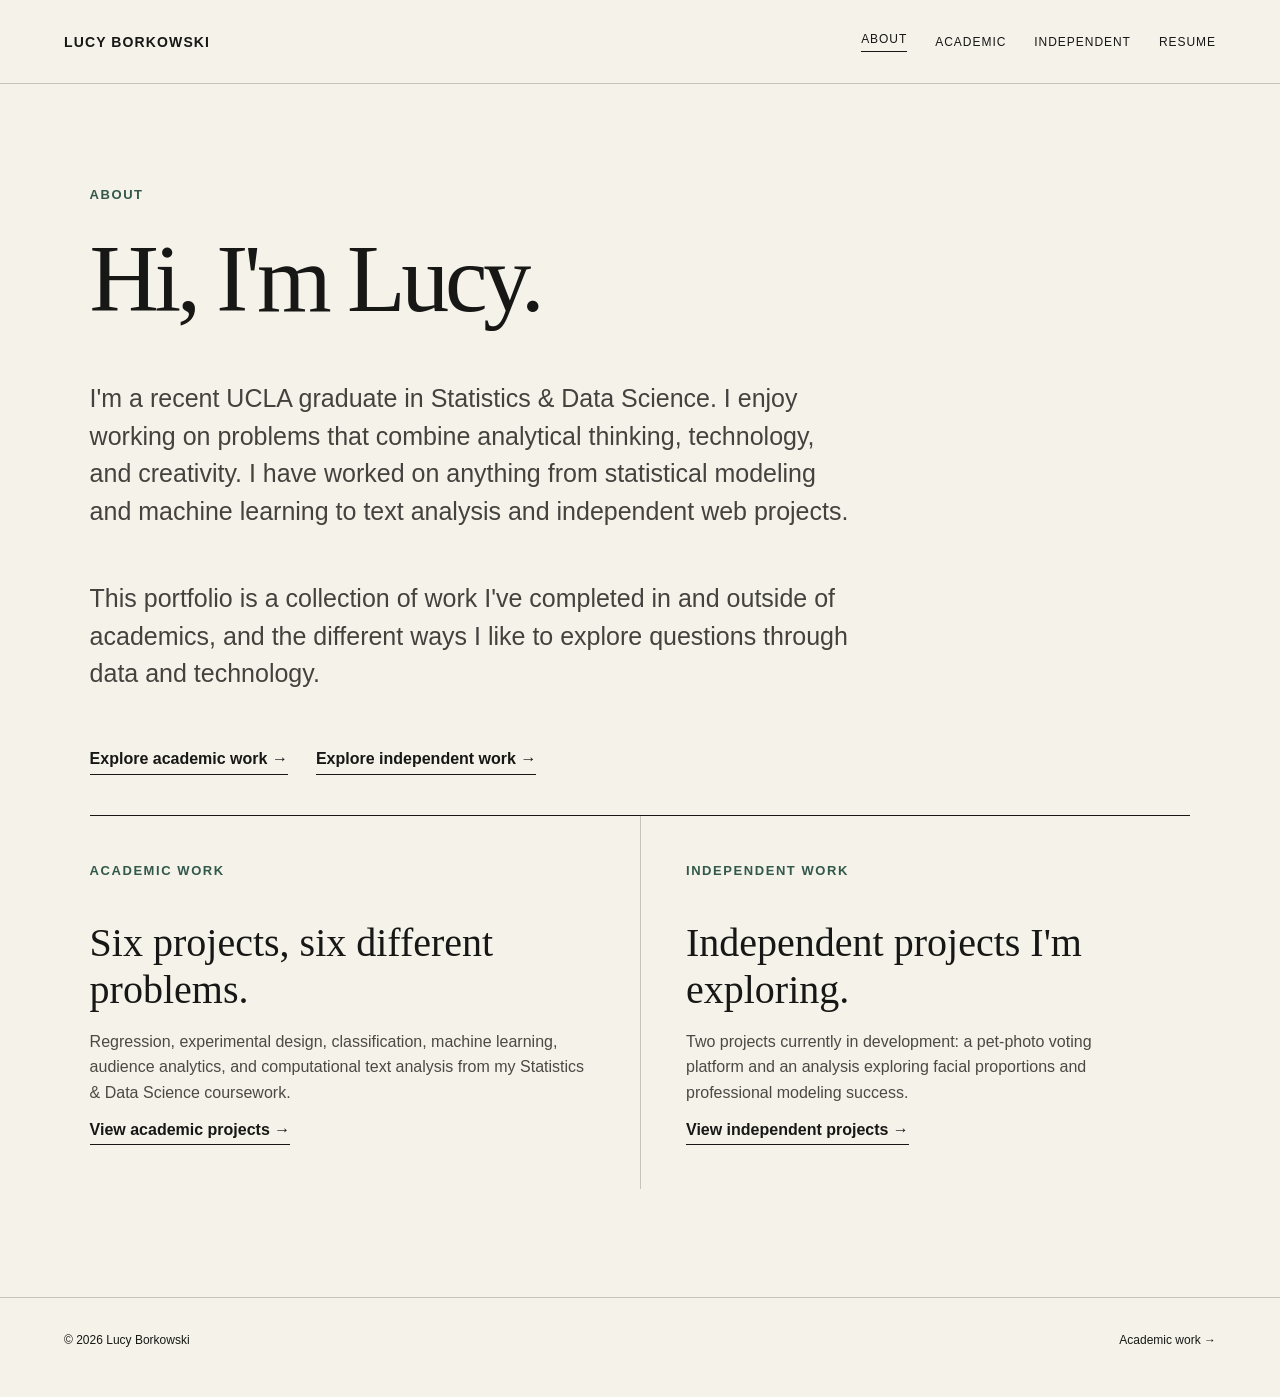
<file: index.html>
<!doctype html>
<html lang="en">

<head>
  <meta charset="utf-8">
  <meta name="viewport" content="width=device-width,initial-scale=1">
  <title>Lucy Borkowski | About</title>
  <meta
    name="description"
    content="Portfolio of Lucy Borkowski, UCLA Statistics & Data Science graduate."
  >
  <link rel="stylesheet" href="style.css">
</head>

<body>

  <header>
    <a class="brand" href="index.html">LUCY BORKOWSKI</a>

    <nav>
      <a class="active" href="index.html">ABOUT</a>
      <a href="academic.html">ACADEMIC</a>
      <a href="independent.html">INDEPENDENT</a>
      <a href="lucy-borkowski-resume.pdf" target="_blank">RESUME</a>
    </nav>
  </header>

  <main class="page">

    <section class="hero">
      <p class="eyebrow">ABOUT</p>

      <h1>Hi, I'm Lucy.</h1>

      <p class="lede">
        I'm a recent UCLA graduate in Statistics &amp Data Science. I enjoy working on problems that combine analytical thinking, technology, and creativity. I have worked on anything from statistical modeling and machine learning to text analysis and independent web projects.
      </p>

      <p class="lede">
        This portfolio is a collection of work I've completed in and outside of academics, and the different ways I like to explore questions through data and technology.
      </p>

      <div class="intro-links">
        <a class="cta" href="academic.html">Explore academic work →</a>
        <a class="cta" href="independent.html">Explore independent work →</a>
      </div>
    </section>

    <section class="home-grid">

      <article class="home-card">
        <span class="eyebrow">ACADEMIC WORK</span>

        <h2>Six projects, six different problems.</h2>

        <p>
          Regression, experimental design, classification, machine learning, audience analytics, and computational text analysis from my Statistics &amp; Data Science coursework.
        </p>

        <a class="cta" href="academic.html">View academic projects →</a>
      </article>

      <article class="home-card">
        <span class="eyebrow">INDEPENDENT WORK</span>

        <h2>Independent projects I'm exploring.</h2>

        <p>
          Two projects currently in development: a pet-photo voting platform and an analysis exploring facial proportions and professional modeling success.
        </p>

        <a class="cta" href="independent.html">View independent projects →</a>
      </article>

    </section>

  </main>

  <footer>
    <span>© 2026 Lucy Borkowski</span>
    <a href="academic.html">Academic work →</a>
  </footer>

</body>

</html>
</file>
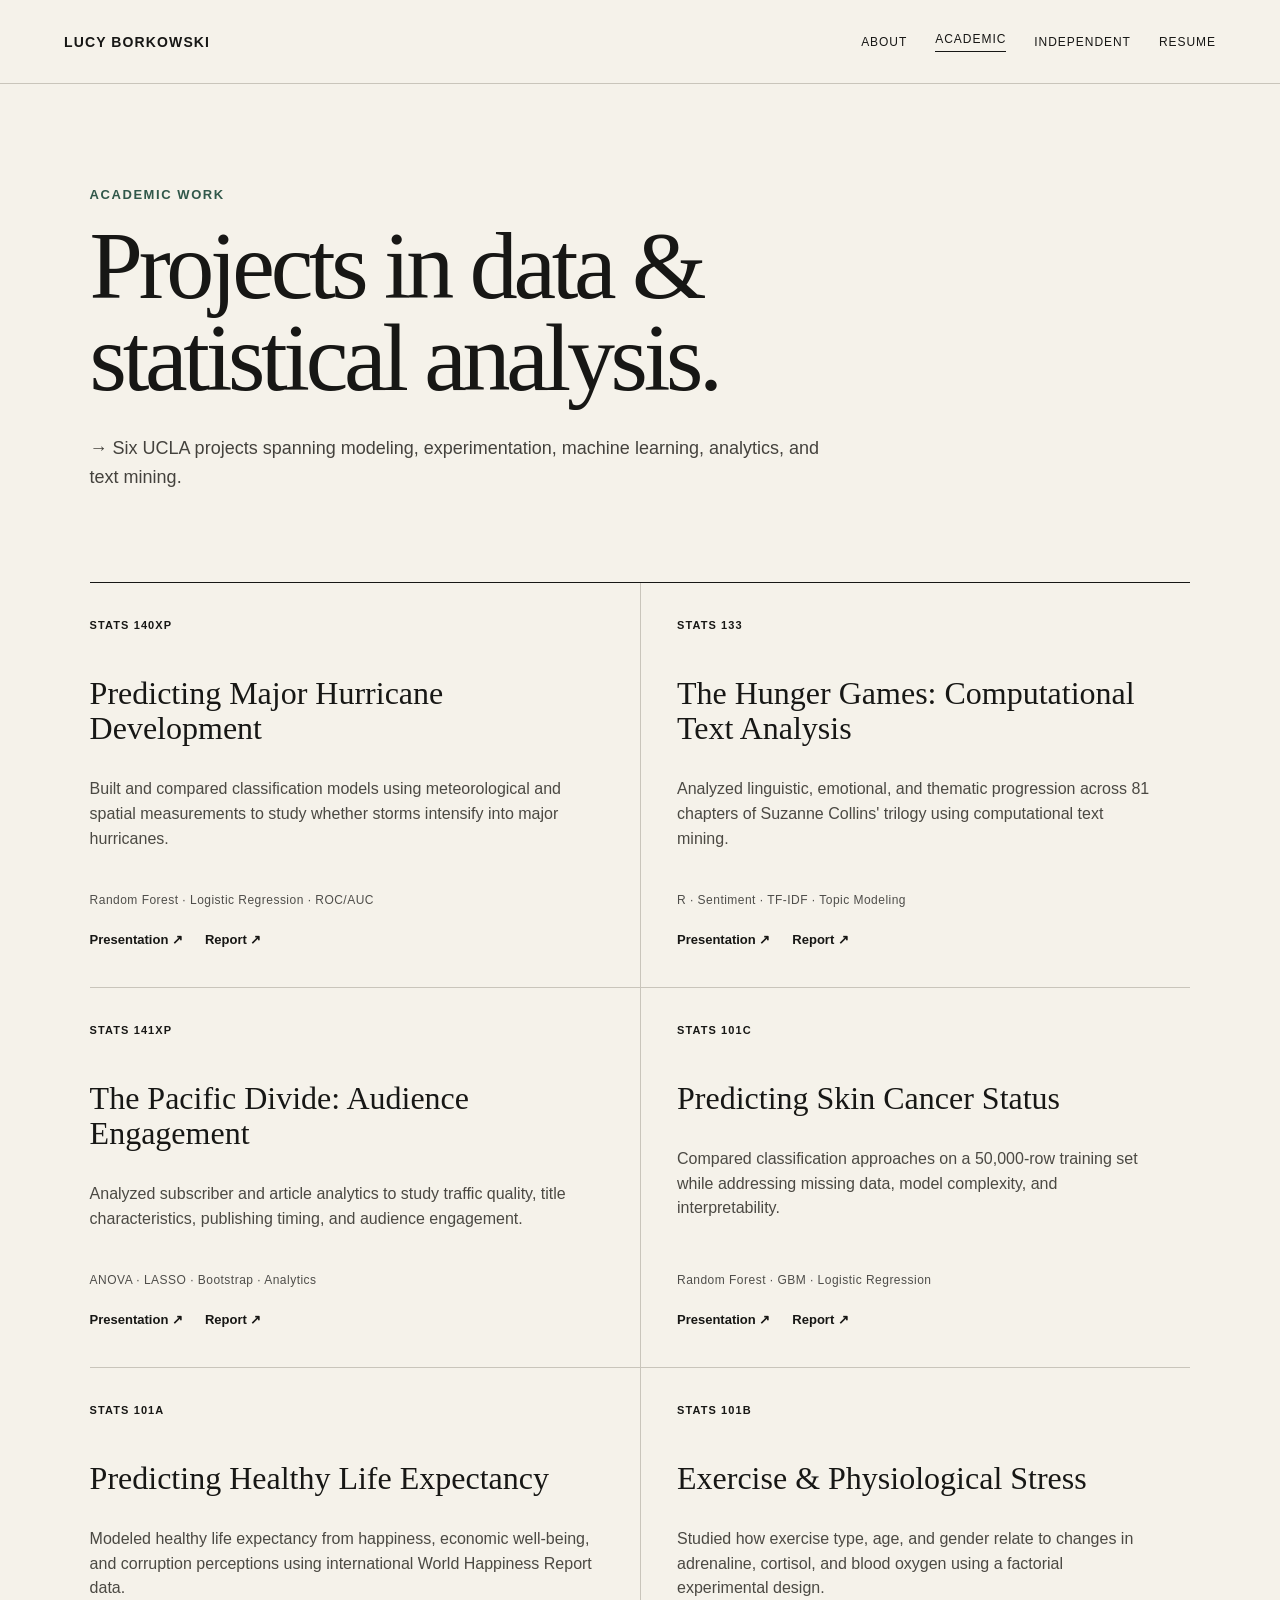
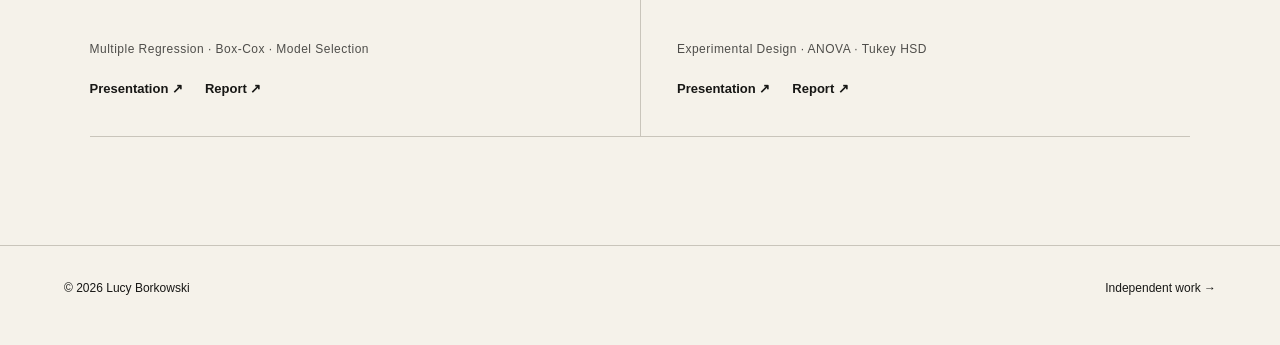
<file: academic.html>
<!doctype html>
<html lang="en">

<head>
  <meta charset="utf-8">
  <meta name="viewport" content="width=device-width,initial-scale=1">
  <title>Academic Work | Lucy Borkowski</title>
  <link rel="stylesheet" href="style.css">
</head>

<body>

  <header>
    <a class="brand" href="index.html">LUCY BORKOWSKI</a>

    <nav>
      <a href="index.html">ABOUT</a>
      <a class="active" href="academic.html">ACADEMIC</a>
      <a href="independent.html">INDEPENDENT</a>
      <a href="lucy-borkowski-resume.pdf" target="_blank">RESUME</a>
    </nav>
  </header>

  <main class="page">

    <p class="eyebrow">ACADEMIC WORK</p>

    <h1 class="page-title">
      Projects in data &amp;<br>
      statistical analysis.
    </h1>

    <p class="project-intro">
      → Six UCLA projects spanning modeling, experimentation, machine learning, analytics, and text mining.
    </p>

    <section class="grid">

      <article class="card">
        <span>STATS 140XP</span>

        <h3>Predicting Major Hurricane Development</h3>

        <p>
          Built and compared classification models using meteorological and spatial measurements to study whether storms intensify into major hurricanes.
        </p>

        <div class="tags">
          Random Forest · Logistic Regression · ROC/AUC
        </div>

        <div class="links">
          <a href="hurricanes-presentation.pdf" target="_blank">Presentation ↗</a>
          <a href="hurricanes-report.pdf" target="_blank">Report ↗</a>
        </div>
      </article>

      <article class="card">
        <span>STATS 133</span>

        <h3>The Hunger Games: Computational Text Analysis</h3>

        <p>
          Analyzed linguistic, emotional, and thematic progression across 81 chapters of Suzanne Collins' trilogy using computational text mining.
        </p>

        <div class="tags">
          R · Sentiment · TF-IDF · Topic Modeling
        </div>

        <div class="links">
          <a href="hunger-games-presentation.pdf" target="_blank">Presentation ↗</a>
          <a href="hunger-games-report.pdf" target="_blank">Report ↗</a>
        </div>
      </article>

      <article class="card">
        <span>STATS 141XP</span>

        <h3>The Pacific Divide: Audience Engagement</h3>

        <p>
          Analyzed subscriber and article analytics to study traffic quality, title characteristics, publishing timing, and audience engagement.
        </p>

        <div class="tags">
          ANOVA · LASSO · Bootstrap · Analytics
        </div>

        <div class="links">
          <a href="pacific-divide-presentation.pdf" target="_blank">Presentation ↗</a>
          <a href="pacific-divide-report.pdf" target="_blank">Report ↗</a>
        </div>
      </article>

      <article class="card">
        <span>STATS 101C</span>

        <h3>Predicting Skin Cancer Status</h3>

        <p>
          Compared classification approaches on a 50,000-row training set while addressing missing data, model complexity, and interpretability.
        </p>

        <div class="tags">
          Random Forest · GBM · Logistic Regression
        </div>

        <div class="links">
          <a href="skin-cancer-presentation.pdf" target="_blank">Presentation ↗</a>
          <a href="skin-cancer-report.pdf" target="_blank">Report ↗</a>
        </div>
      </article>

      <article class="card">
        <span>STATS 101A</span>

        <h3>Predicting Healthy Life Expectancy</h3>

        <p>
          Modeled healthy life expectancy from happiness, economic well-being, and corruption perceptions using international World Happiness Report data.
        </p>

        <div class="tags">
          Multiple Regression · Box-Cox · Model Selection
        </div>

        <div class="links">
          <a href="life-expectancy-presentation.pdf" target="_blank">Presentation ↗</a>
          <a href="life-expectancy-report.pdf" target="_blank">Report ↗</a>
        </div>
      </article>

      <article class="card">
        <span>STATS 101B</span>

        <h3>Exercise &amp; Physiological Stress</h3>

        <p>
          Studied how exercise type, age, and gender relate to changes in adrenaline, cortisol, and blood oxygen using a factorial experimental design.
        </p>

        <div class="tags">
          Experimental Design · ANOVA · Tukey HSD
        </div>

        <div class="links">
          <a href="stress-markers-presentation.pdf" target="_blank">Presentation ↗</a>
          <a href="stress-markers-report.pdf" target="_blank">Report ↗</a>
        </div>
      </article>

    </section>

  </main>

  <footer>
    <span>© 2026 Lucy Borkowski</span>
    <a href="independent.html">Independent work →</a>
  </footer>

</body>

</html>
</file>
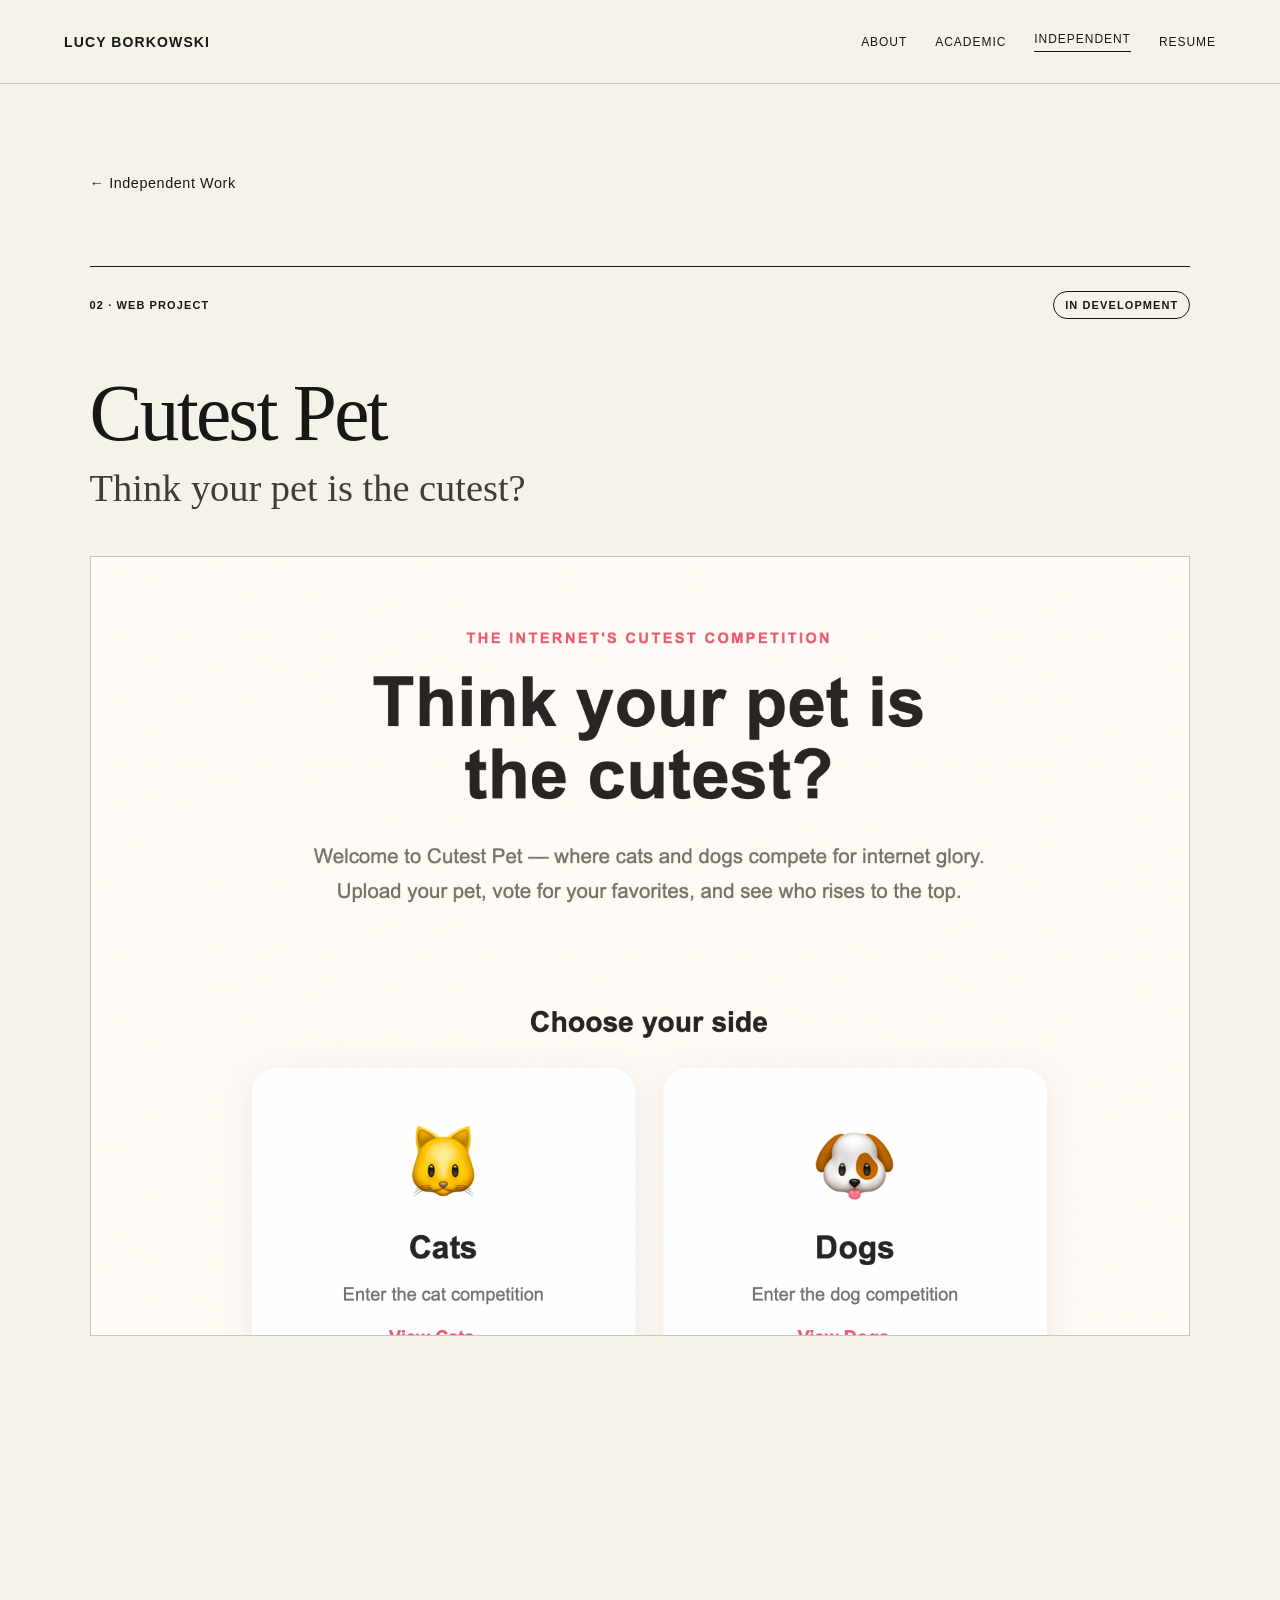
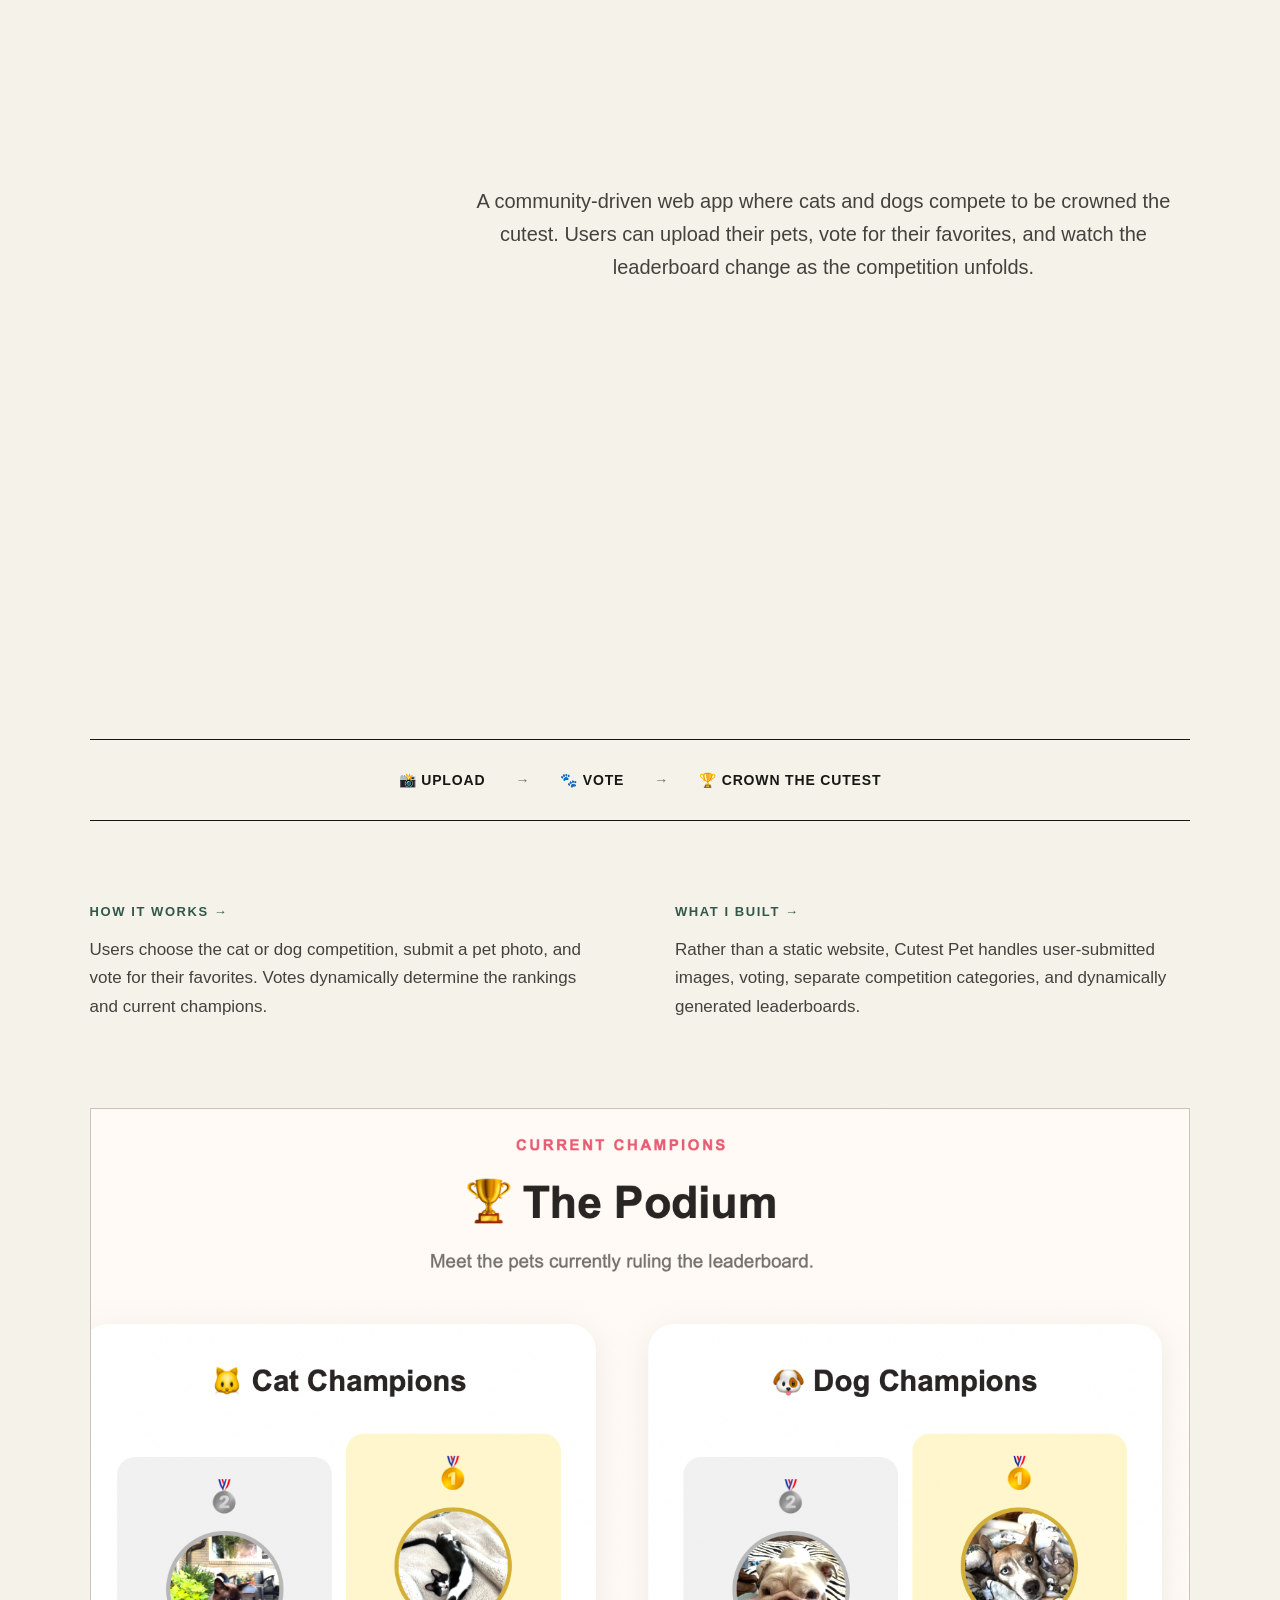
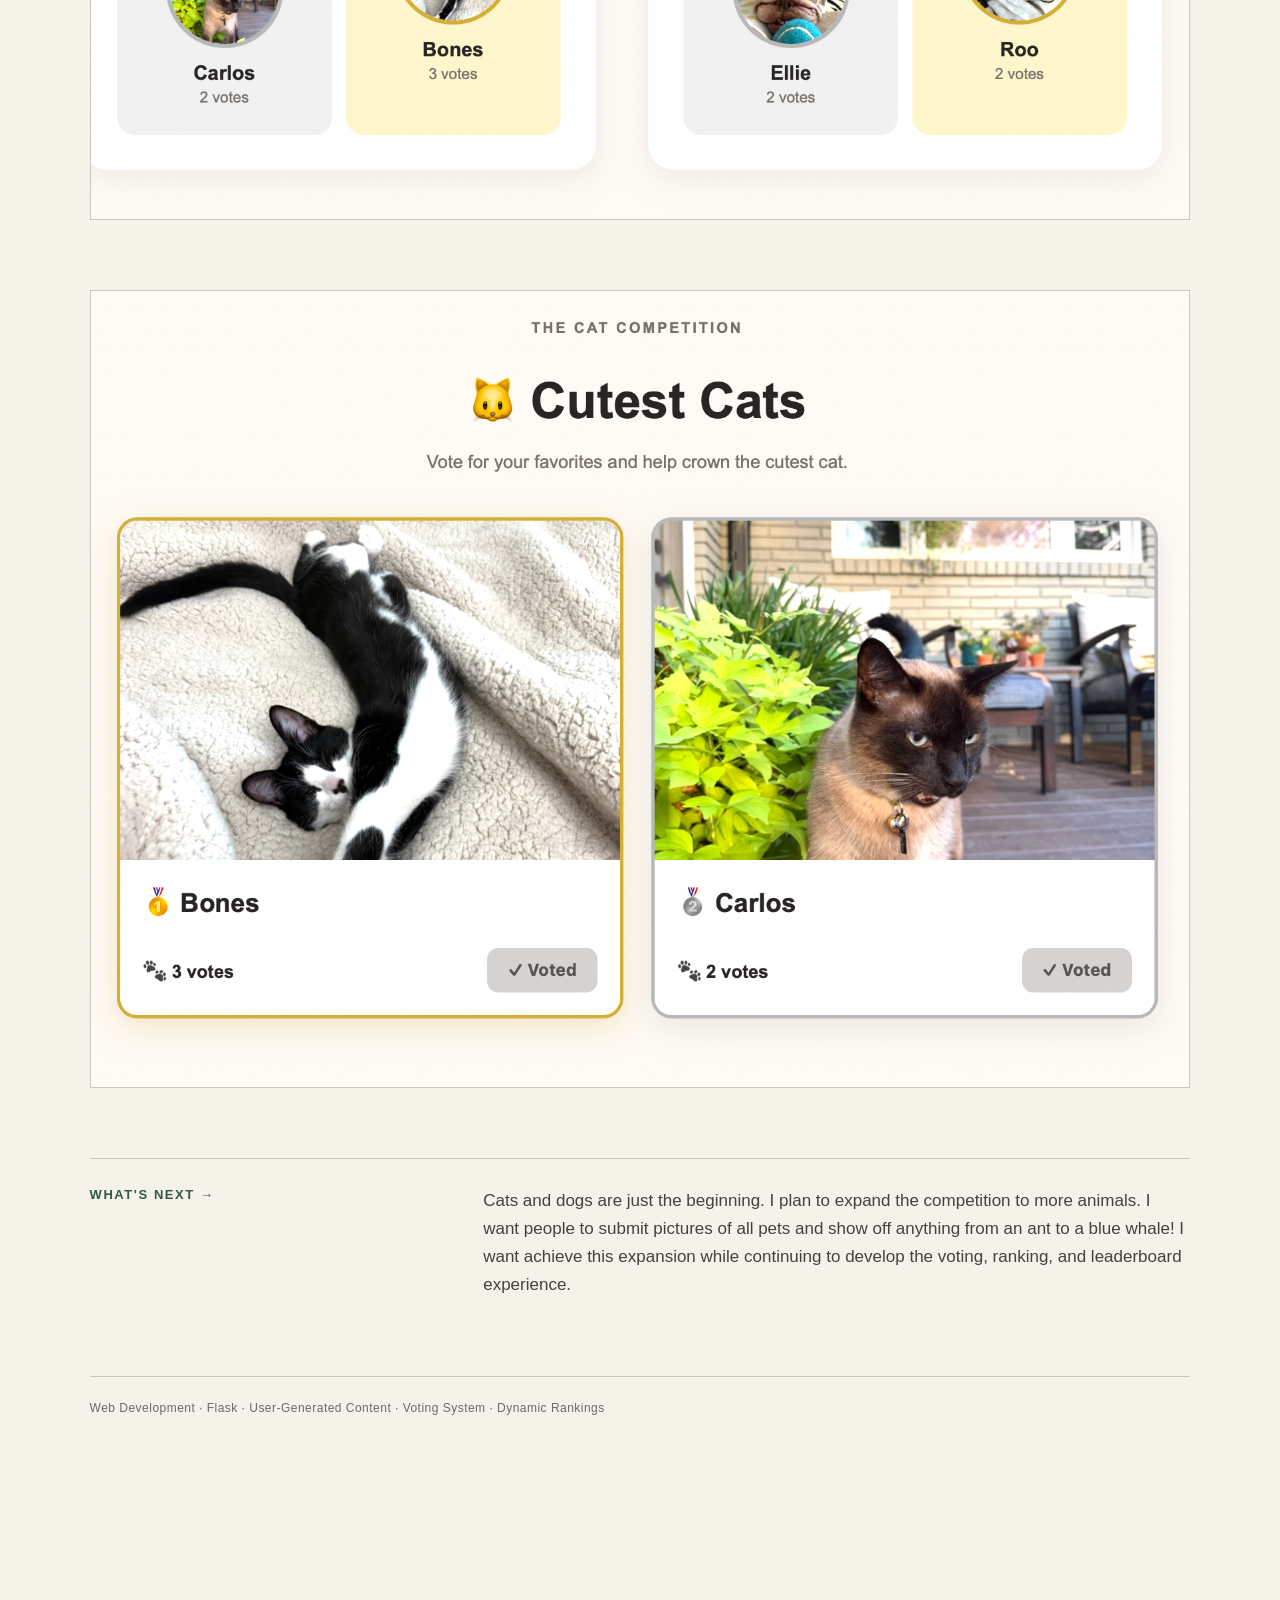
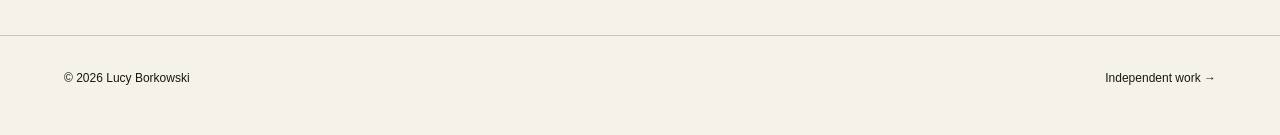
<file: cutest-pet.html>
<!doctype html>
<html lang="en">
<head>
<meta charset="utf-8">
<meta name="viewport" content="width=device-width,initial-scale=1">
<title>Cutest Pet | Lucy Borkowski</title>
<link rel="stylesheet" href="style.css">
</head>

<body>

<header>
  <a class="brand" href="index.html">LUCY BORKOWSKI</a>
  <nav>
    <a href="index.html">ABOUT</a>
    <a href="academic.html">ACADEMIC</a>
    <a class="active" href="independent.html">INDEPENDENT</a>
    <a href="lucy-borkowski-resume.pdf" target="_blank">RESUME</a>
  </nav>
</header>

<main class="page independent-page">

<a href="independent.html" class="back-link">← Independent Work</a>

<section class="case-study">

  <div class="case-kicker">
    <span>02 · WEB PROJECT</span>
    <span class="status-light">IN DEVELOPMENT</span>
  </div>

  <h2>Cutest Pet</h2>

  <p class="case-question">
    Think your pet is the cutest?
  </p>

  <img
    class="case-hero"
    src="cutest-pet-home.png"
    alt="Cutest Pet homepage inviting users to choose the cat or dog competition"
  >

 <div
  class="case-copy"
  style="
    display: grid;
    place-items: center;
    min-height: 100vh;
    text-align: center;
  "
>
  <p style="max-width: 700px;">
    A community-driven web app where cats and dogs compete to be crowned the cutest.
    Users can upload their pets, vote for their favorites, and watch the leaderboard
    change as the competition unfolds.
  </p>
</div>

  <div class="flow-row">

    <span>
      📸 <b>UPLOAD</b>
    </span>

    <i>→</i>

    <span>
      🐾 <b>VOTE</b>
    </span>

    <i>→</i>

    <span>
      🏆 <b>CROWN THE CUTEST</b>
    </span>

  </div>

  <div class="case-split">

    <div>

      <p class="eyebrow">
        HOW IT WORKS →
      </p>

      <p>
        Users choose the cat or dog competition, submit a pet photo,
        and vote for their favorites. Votes dynamically determine the
        rankings and current champions.
      </p>

    </div>

    <div>

      <p class="eyebrow">
        WHAT I BUILT →
      </p>

      <p>
        Rather than a static website, Cutest Pet handles user-submitted
        images, voting, separate competition categories, and dynamically
        generated leaderboards.
      </p>

    </div>

  </div>

  <img
    class="case-image"
    src="cutest-pet-podium.png"
    alt="Cutest Pet podium showing current cat and dog champions"
  >

  <img
    class="case-image"
    src="cutest-pet-cats.png"
    alt="Cutest Pet cat competition showing pet photos, rankings, and votes"
  >

  <div class="next-step">

    <p class="eyebrow">
      WHAT'S NEXT →
    </p>

    <p>
      Cats and dogs are just the beginning. I plan to expand the
      competition to more animals. I want people to submit pictures of all pets and show off anything from an ant to a blue whale! I want achieve this expansion while continuing to develop the voting, ranking, and
      leaderboard experience.
    </p>

  </div>

  <p class="case-tags">
    Web Development · Flask · User-Generated Content · Voting System ·
    Dynamic Rankings
  </p>

</section>

</main>

<footer>
  <span>© 2026 Lucy Borkowski</span>
  <a href="independent.html">Independent work →</a>
</footer>

</body>
</html>
</file>
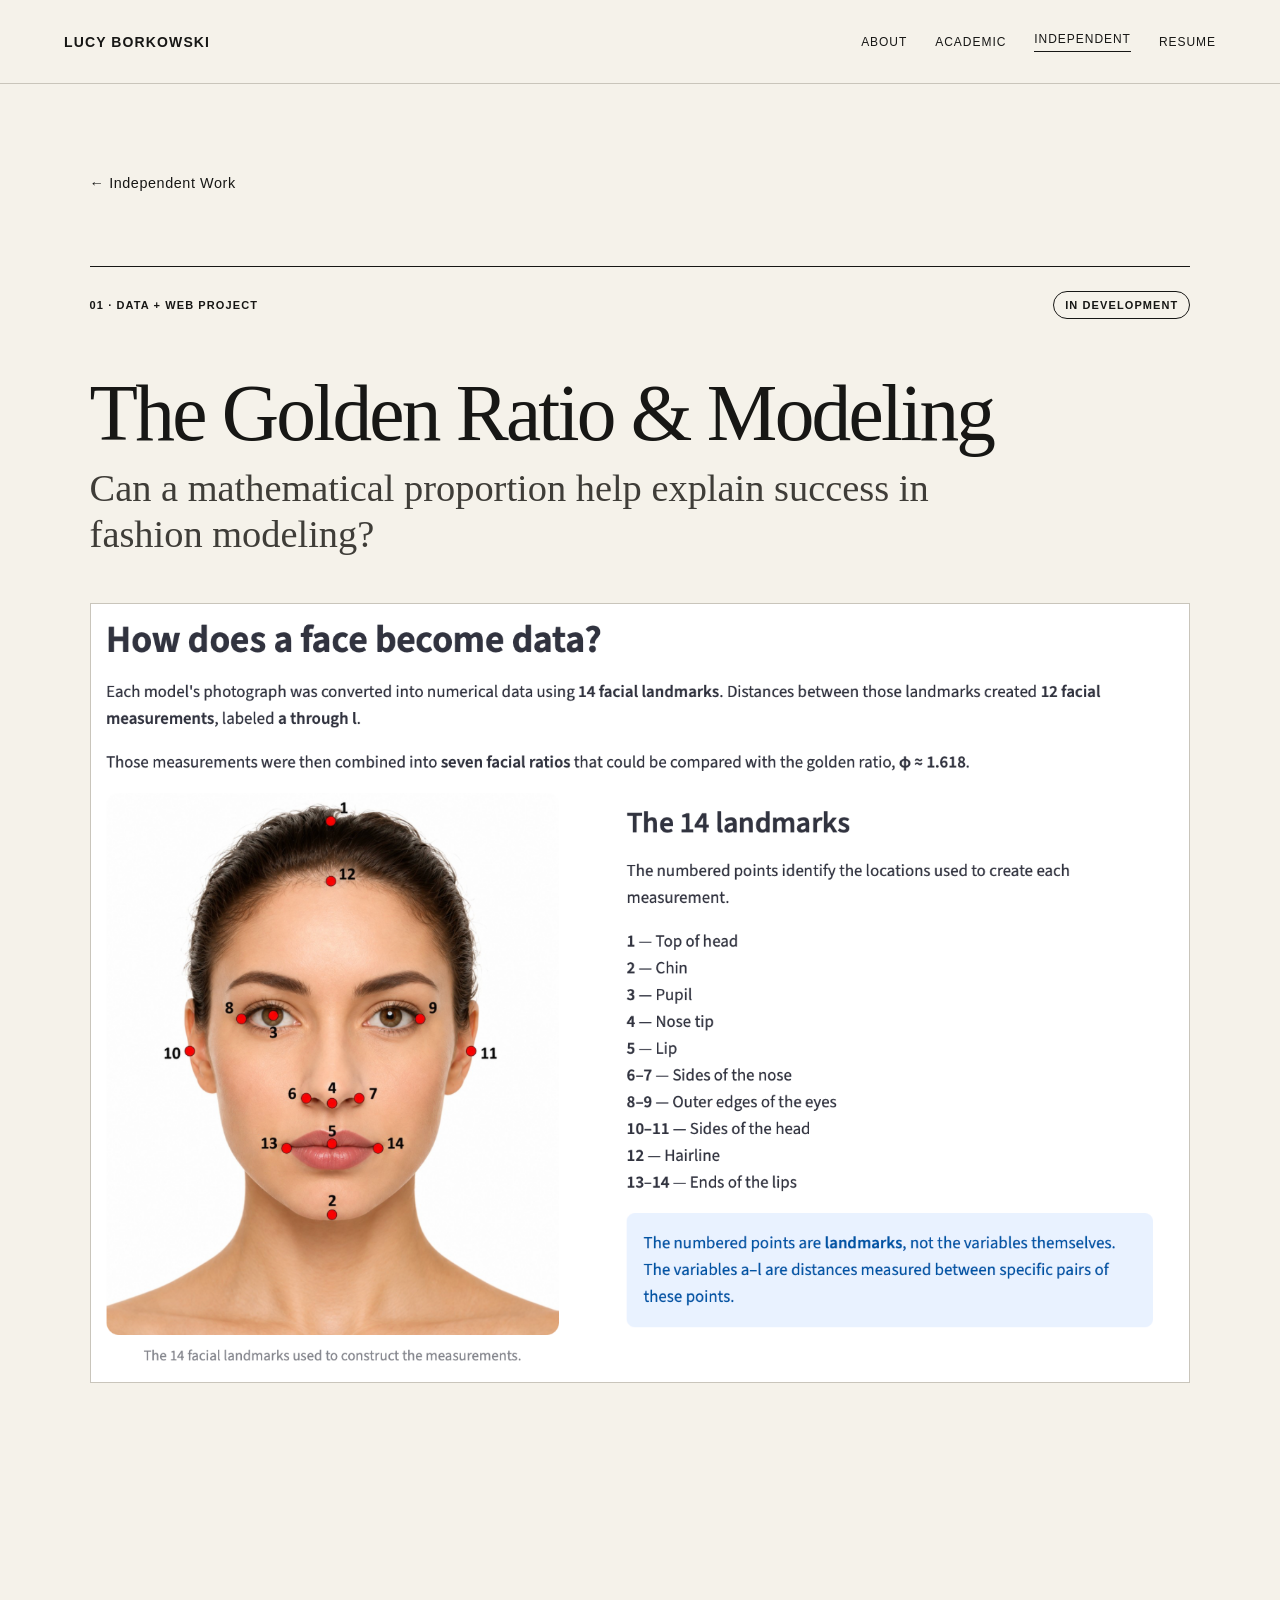
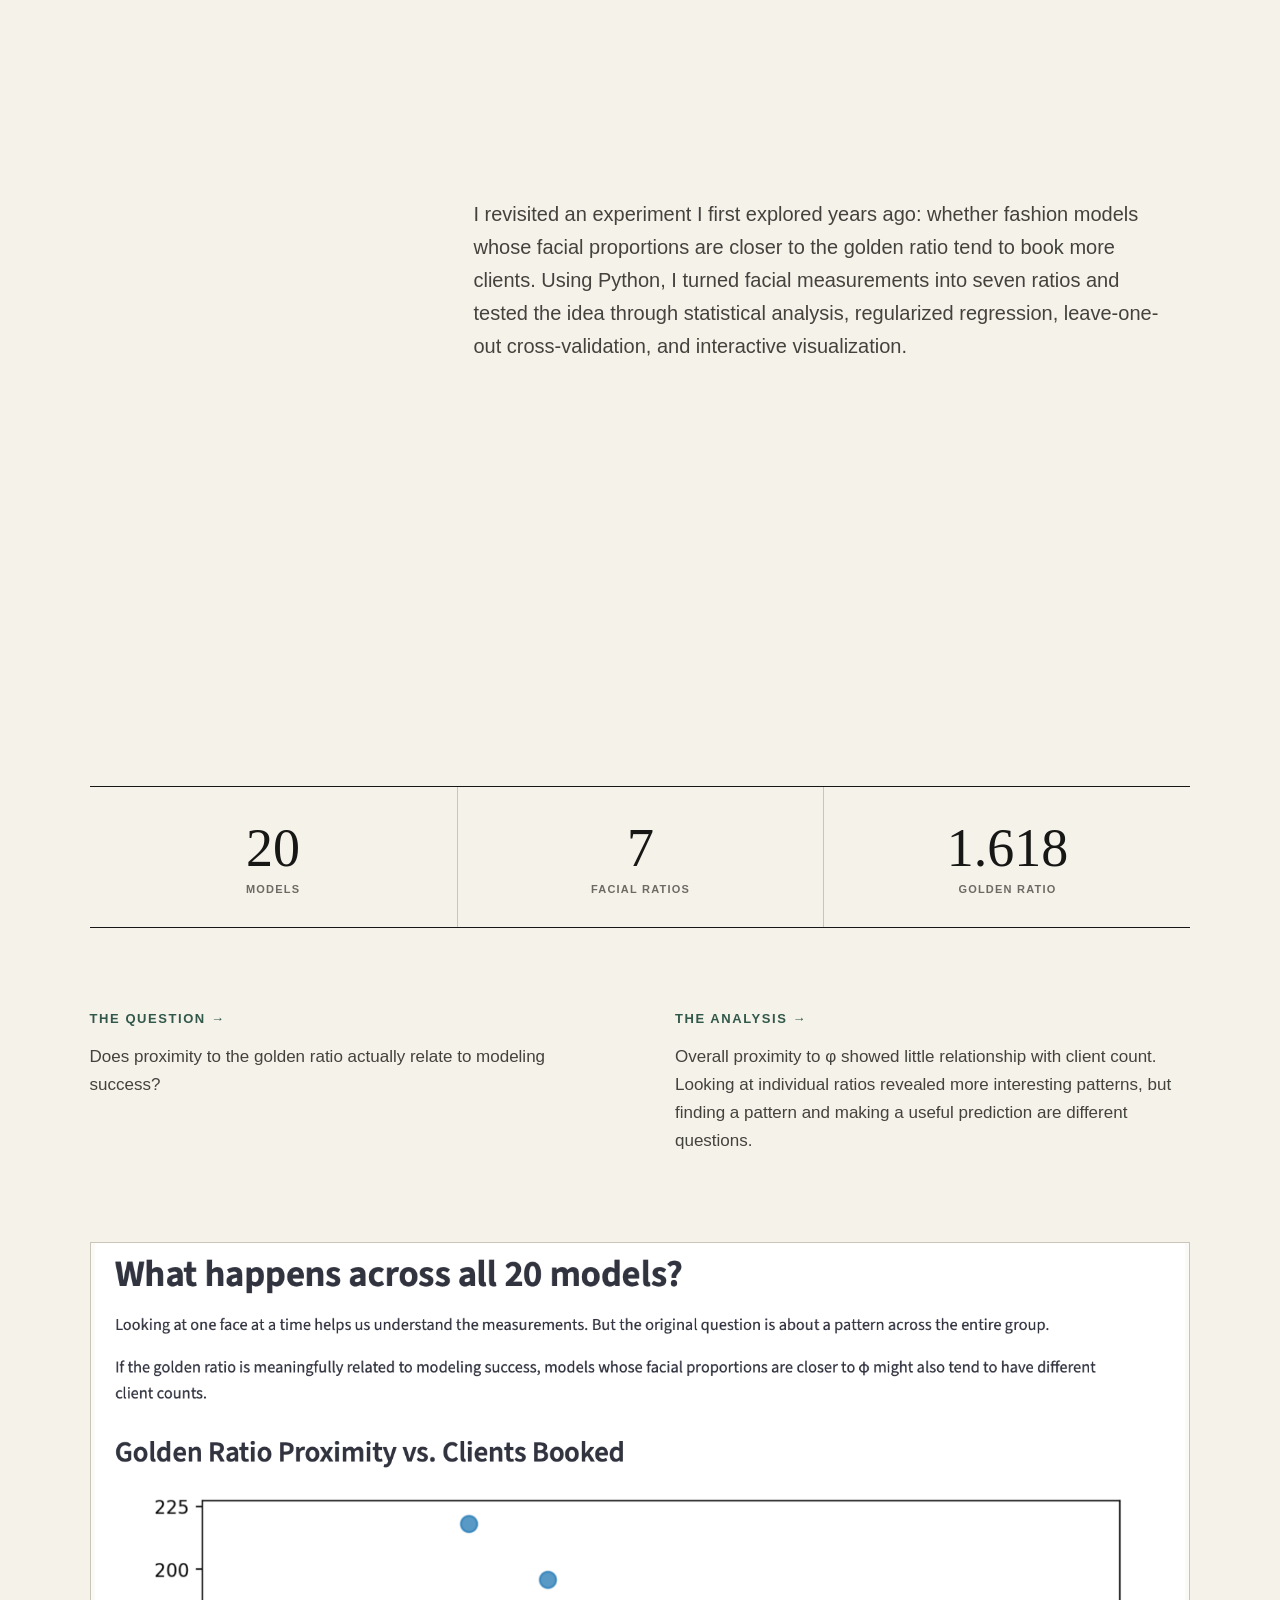
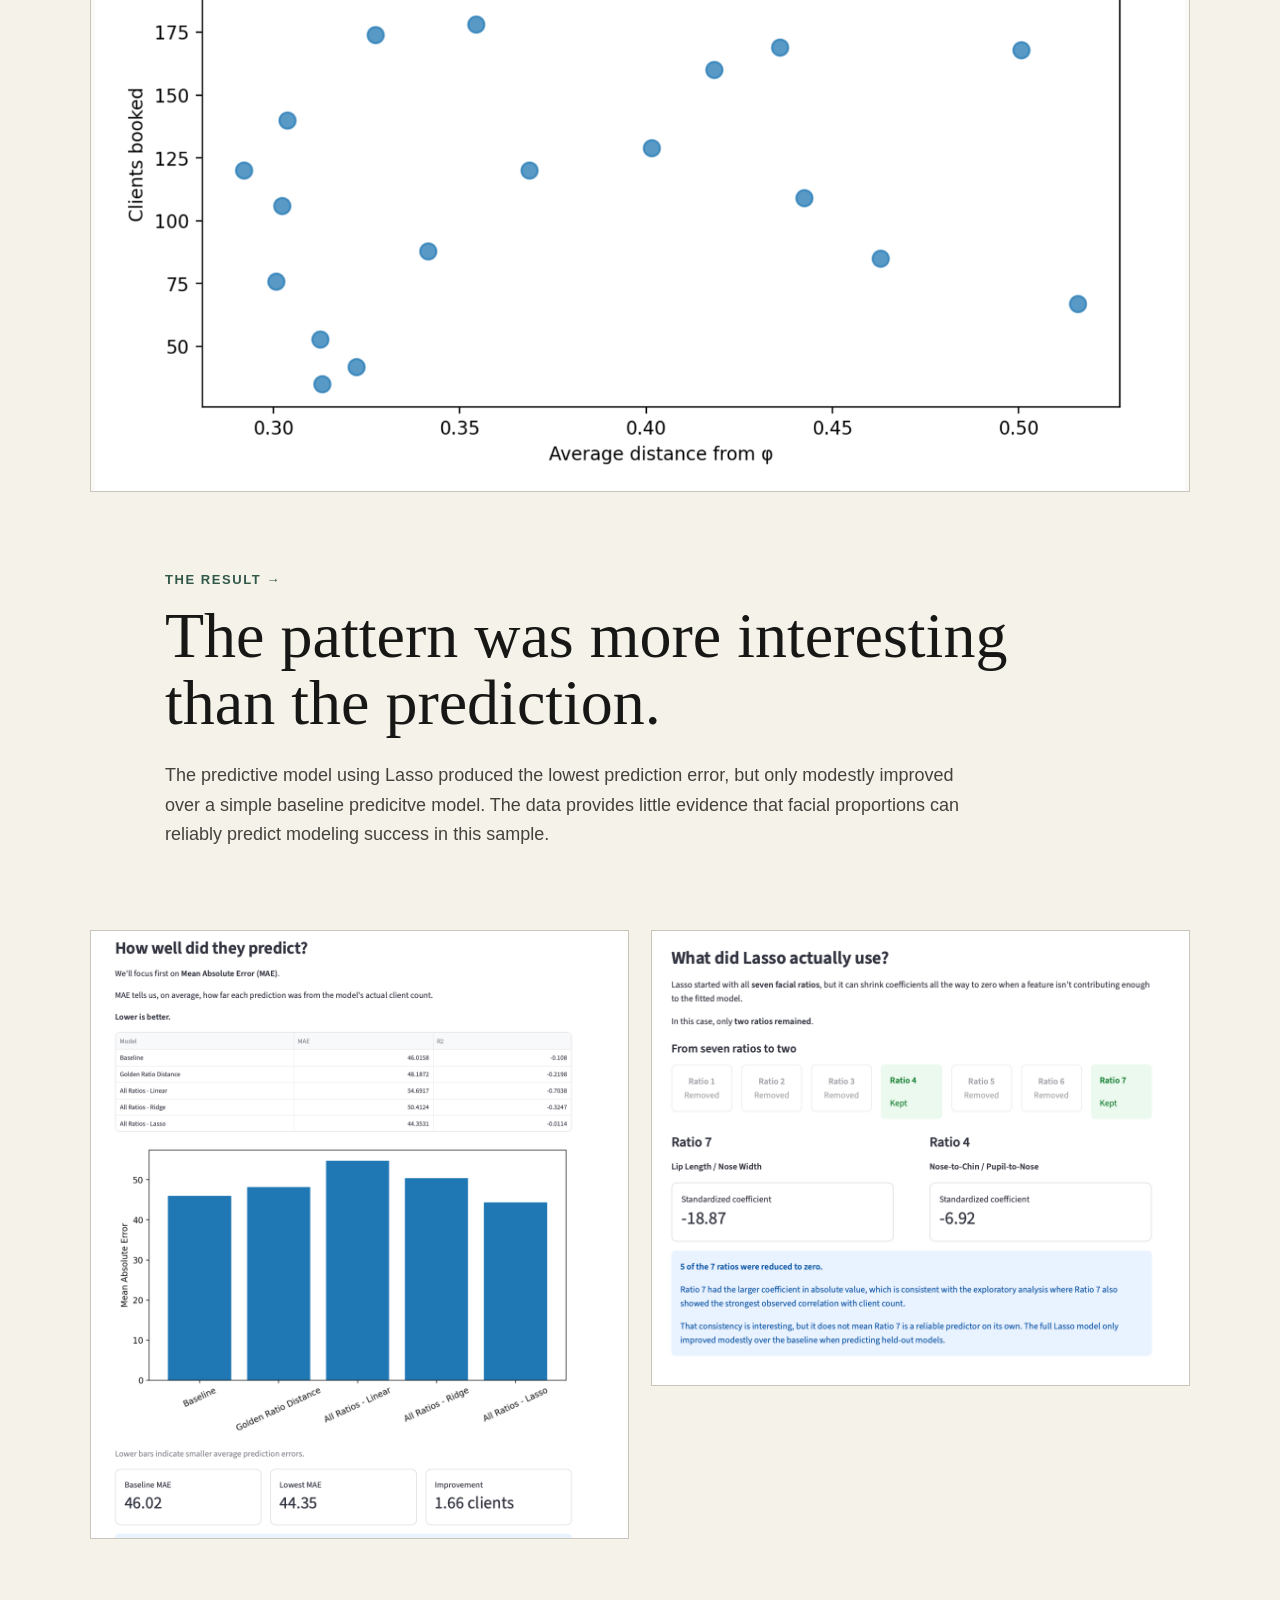
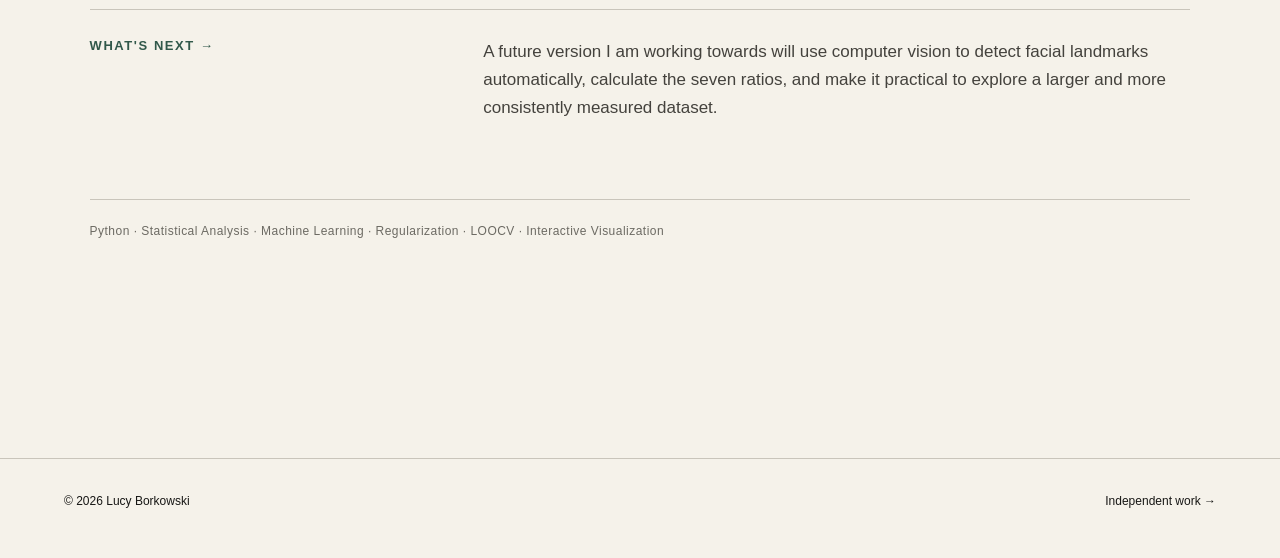
<file: golden-ratio.html>
<!doctype html>
<html lang="en">
<head>
<meta charset="utf-8">
<meta name="viewport" content="width=device-width,initial-scale=1">
<title>The Golden Ratio & Modeling | Lucy Borkowski</title>
<link rel="stylesheet" href="style.css">
</head>

<body>

<header>
  <a class="brand" href="index.html">LUCY BORKOWSKI</a>
  <nav>
    <a href="index.html">ABOUT</a>
    <a href="academic.html">ACADEMIC</a>
    <a class="active" href="independent.html">INDEPENDENT</a>
    <a href="lucy-borkowski-resume.pdf" target="_blank">RESUME</a>
  </nav>
</header>

<main class="page independent-page">

<a href="independent.html" class="back-link">← Independent Work</a>

<section class="case-study">

  <div class="case-kicker">
    <span>01 · DATA + WEB PROJECT</span>
    <span class="status-light">IN DEVELOPMENT</span>
  </div>

  <h2>The Golden Ratio &amp; Modeling</h2>

  <p class="case-question">
    Can a mathematical proportion help explain success in fashion modeling?
  </p>

<img
  class="case-hero"
  src="golden-ratio-landmarks.png"
  alt="Golden Ratio and Modeling project showing facial landmarks used to convert a photograph into numerical measurements"
>

<div
  class="case-copy"
  style="
    display: grid;
    place-items: center;
    min-height: 100vh;
    
  "
>
  <p style="max-width: 700px;">
    I revisited an experiment I first explored years ago: whether fashion
    models whose facial proportions are closer to the golden ratio tend to
    book more clients. Using Python, I turned facial measurements into seven
    ratios and tested the idea through statistical analysis, regularized
    regression, leave-one-out cross-validation, and interactive visualization.
  </p>
</div>

  <div class="stat-row">
    <div>
      <strong>20</strong>
      <span>MODELS</span>
    </div>

    <div>
      <strong>7</strong>
      <span>FACIAL RATIOS</span>
    </div>

    <div>
      <strong>1.618</strong>
      <span>GOLDEN RATIO</span>
    </div>
  </div>

  <div class="case-split">

    <div>
      <p class="eyebrow">THE QUESTION →</p>
      <p>
        Does proximity to the golden ratio actually relate to modeling success?
      </p>
    </div>

    <div>
      <p class="eyebrow">THE ANALYSIS →</p>
      <p>
        Overall proximity to φ showed little relationship with client count.
        Looking at individual ratios revealed more interesting patterns, but
        finding a pattern and making a useful prediction are different questions.
      </p>
    </div>

  </div>

  <img
    class="case-image"
    src="golden-ratio-scatter.png"
    alt="Scatterplot comparing average distance from the golden ratio with clients booked"
  >

  <div class="result-callout">

    <p class="eyebrow">THE RESULT →</p>

    <h3>
      The pattern was more interesting than the prediction.
    </h3>

    <p>
      The predictive model using Lasso produced the lowest prediction error, but only modestly improved
      over a simple baseline predicitve model. The data provides
      little evidence that facial proportions can reliably predict modeling
      success in this sample.
    </p>

  </div>

  <div class="image-pair">

    <img
      src="golden-ratio-prediction.png"
      alt="Comparison of predictive model errors"
    >

    <img
      src="golden-ratio-lasso.png"
      alt="Lasso feature selection results showing two retained facial ratios"
    >

  </div>

  <div class="next-step">

    <p class="eyebrow">WHAT'S NEXT →</p>

    <p>
      A future version I am working towards will use computer vision to detect facial landmarks
      automatically, calculate the seven ratios, and make it practical to
      explore a larger and more consistently measured dataset.
    </p>

  </div>

  <p class="case-tags">
    Python · Statistical Analysis · Machine Learning · Regularization ·
    LOOCV · Interactive Visualization
  </p>

</section>

</main>

<footer>
  <span>© 2026 Lucy Borkowski</span>
  <a href="independent.html">Independent work →</a>
</footer>

</body>
</html>
</file>
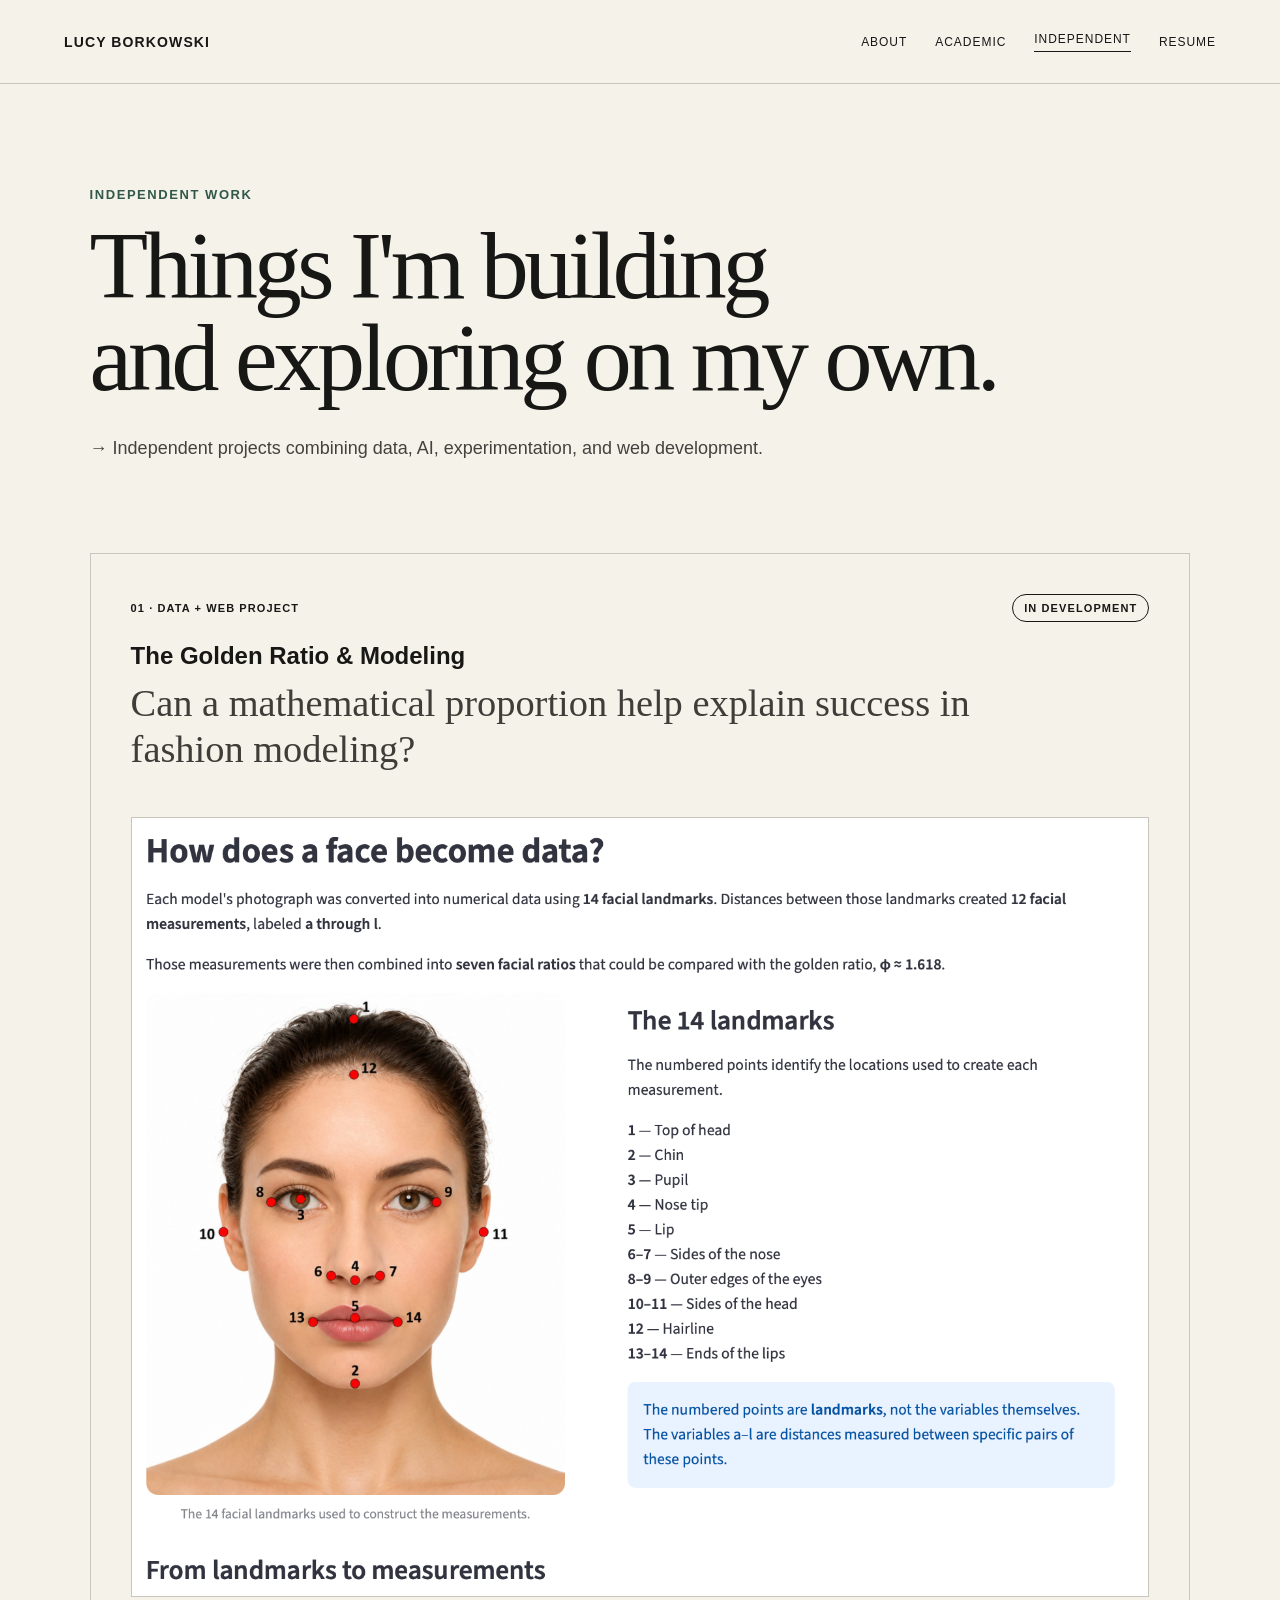
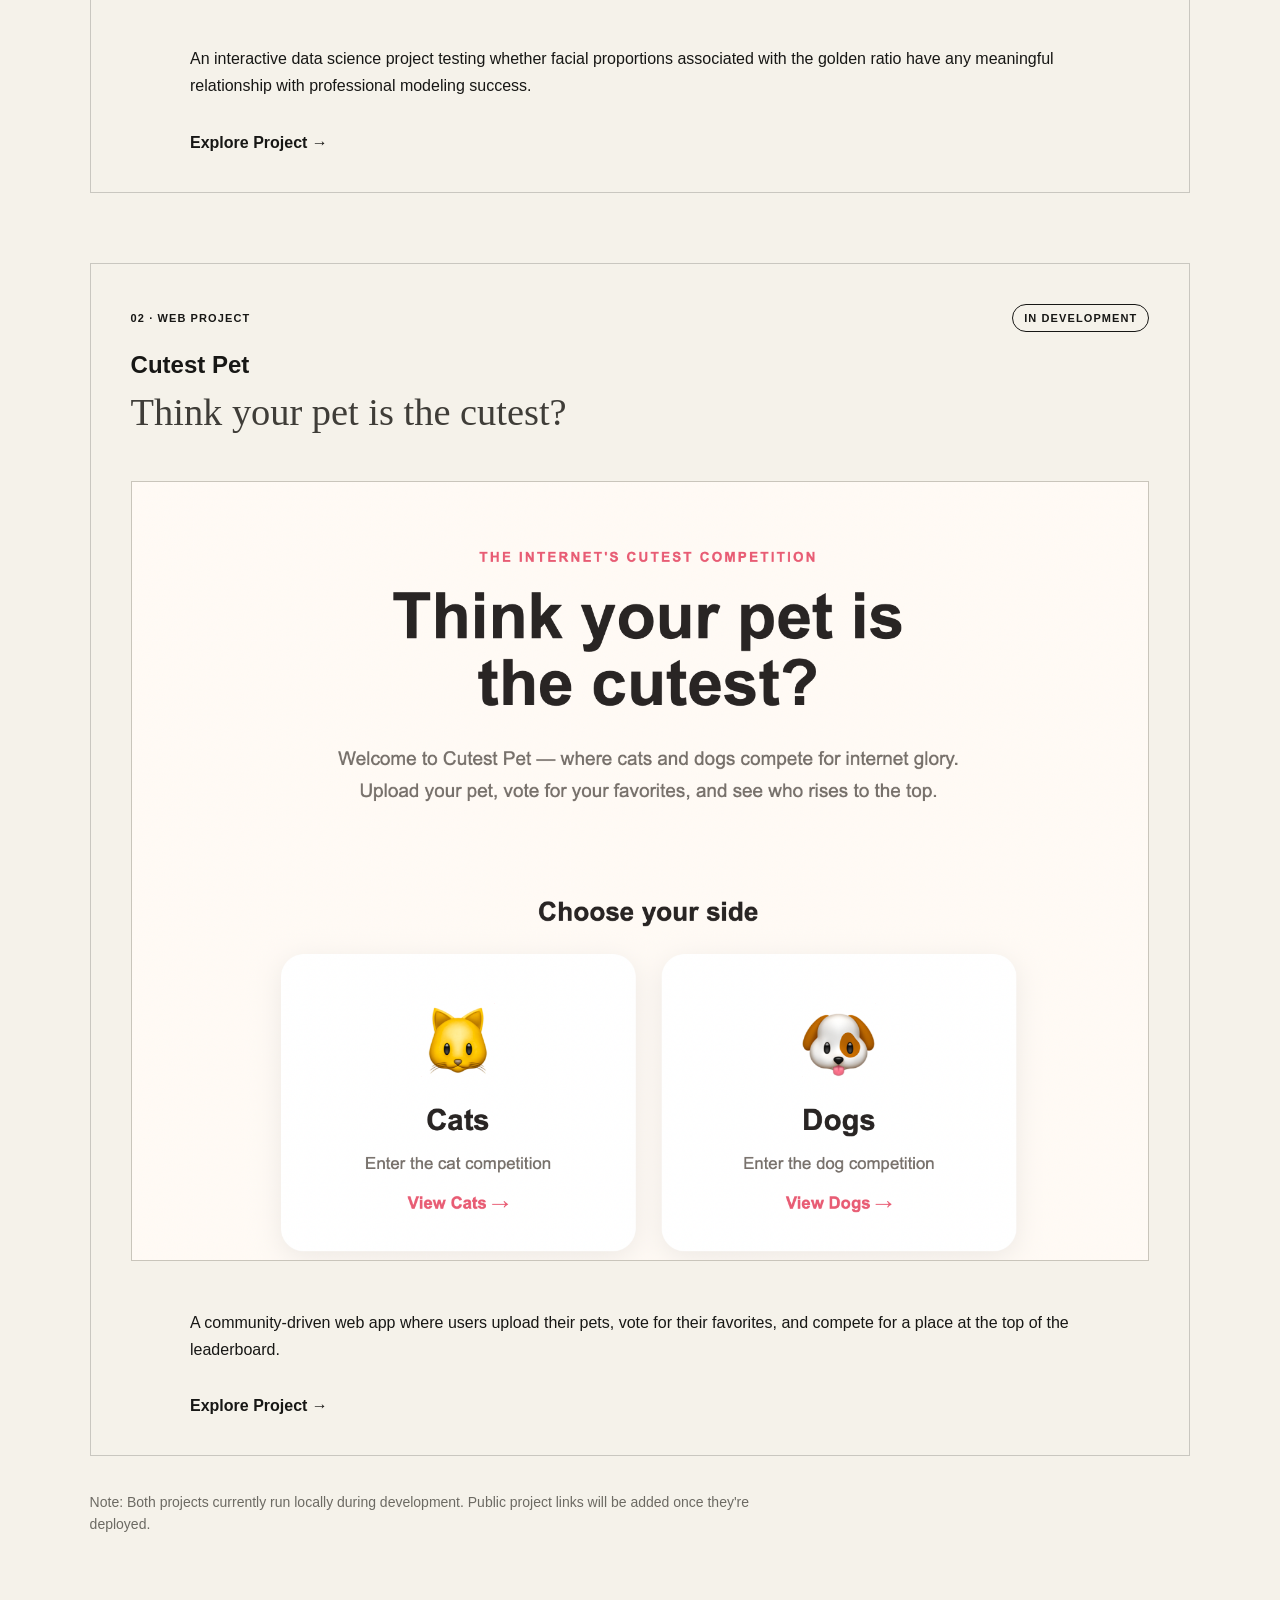
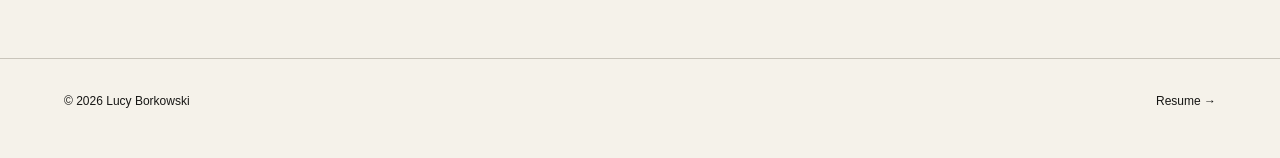
<file: independent.html>
<!doctype html>
<html lang="en">
<head>
<meta charset="utf-8">
<meta name="viewport" content="width=device-width,initial-scale=1">
<title>Independent Work | Lucy Borkowski</title>
<link rel="stylesheet" href="style.css">
</head>

<body>

<header>
  <a class="brand" href="index.html">LUCY BORKOWSKI</a>
  <nav>
    <a href="index.html">ABOUT</a>
    <a href="academic.html">ACADEMIC</a>
    <a class="active" href="independent.html">INDEPENDENT</a>
    <a href="lucy-borkowski-resume.pdf" target="_blank">RESUME</a>
  </nav>
</header>

<main class="page independent-page">

<p class="eyebrow">INDEPENDENT WORK</p>

<h1 class="page-title">
  Things I'm building<br>
  and exploring on my own.
</h1>

<p class="project-intro">
  → Independent projects combining data, AI, experimentation, and web development.
</p>


<!-- GOLDEN RATIO PROJECT -->

<a href="golden-ratio.html" class="project-link">
<section class="project-preview">

  <div class="case-kicker">
    <span>01 · DATA + WEB PROJECT</span>
    <span class="status-light">IN DEVELOPMENT</span>
  </div>

  <h2>The Golden Ratio &amp; Modeling</h2>

  <p class="case-question">
    Can a mathematical proportion help explain success in fashion modeling?
  </p>

  <img
    class="case-hero"
    src="golden-ratio-landmarks.png"
    alt="Golden Ratio and Modeling project showing facial landmarks"
  >

  <div class="preview-bottom">
    <p>
      An interactive data science project testing whether facial proportions
      associated with the golden ratio have any meaningful relationship with
      professional modeling success.
    </p>

    <span class="explore-link">Explore Project →</span>
  </div>

</section>
</a>


<!-- CUTEST PET PROJECT -->

<a href="cutest-pet.html" class="project-link">
<section class="project-preview">

  <div class="case-kicker">
    <span>02 · WEB PROJECT</span>
    <span class="status-light">IN DEVELOPMENT</span>
  </div>

  <h2>Cutest Pet</h2>

  <p class="case-question">
    Think your pet is the cutest?
  </p>

  <img
    class="case-hero"
    src="cutest-pet-home.png"
    alt="Cutest Pet homepage"
  >

  <div class="preview-bottom">
    <p>
      A community-driven web app where users upload their pets, vote for
      their favorites, and compete for a place at the top of the leaderboard.
    </p>

    <span class="explore-link">Explore Project →</span>
  </div>

</section>
</a>


<p class="note">
  Note: Both projects currently run locally during development.
  Public project links will be added once they're deployed.
</p>

</main>

<footer>
  <span>© 2026 Lucy Borkowski</span>
  <a href="lucy-borkowski-resume.pdf" target="_blank">Resume →</a>
</footer>

</body>
</html>
</file>
<file: style.css>
:root {
  --bg: #f5f2ea;
  --ink: #171715;
  --muted: #6c6a63;
  --line: #c9c5bb;
  --accent: #31584a;
  --paper: #fbfaf6;
}

* {
  box-sizing: border-box;
}

html {
  scroll-behavior: smooth;
}

body {
  margin: 0;
  background: var(--bg);
  color: var(--ink);
  font-family: Arial, Helvetica, sans-serif;
}

a {
  color: inherit;
  text-decoration: none;
}

header {
  height: 84px;
  display: flex;
  align-items: center;
  justify-content: space-between;
  padding: 0 5vw;
  border-bottom: 1px solid var(--line);
  position: sticky;
  top: 0;
  background: rgba(245,242,234,.95);
  backdrop-filter: blur(10px);
  z-index: 5;
}

.brand {
  font-weight: 700;
  letter-spacing: .08em;
  font-size: 14px;
}

nav {
  display: flex;
  gap: 28px;
  align-items: center;
  font-size: 12px;
  letter-spacing: .08em;
}

nav a:hover,
.links a:hover,
.cta:hover {
  color: var(--accent);
}

nav a.active {
  border-bottom: 1px solid var(--ink);
  padding-bottom: 5px;
}

.muted {
  color: var(--muted);
}

main {
  max-width: 1440px;
  margin: auto;
}

.page {
  padding: 10vh 7vw 12vh;
  min-height: calc(100vh - 84px);
}

.eyebrow {
  font-size: 13px;
  letter-spacing: .12em;
  text-transform: uppercase;
  color: var(--accent);
  font-weight: 700;
}

.hero {
  min-height: 64vh;
  display: flex;
  flex-direction: column;
  justify-content: center;
  max-width: 1180px;
}

.hero h1,
.page-title {
  font-family: Georgia, 'Times New Roman', serif;
  font-weight: 400;
  font-size: clamp(48px,7.5vw,104px);
  line-height: .96;
  letter-spacing: -.045em;
  margin: 18px 0 30px;
}

.lede {
  font-size: clamp(18px,2vw,25px);
  line-height: 1.5;
  max-width: 760px;
  color: #44423d;
}

.intro-links {
  display: flex;
  gap: 28px;
  flex-wrap: wrap;
  margin-top: 32px;
}

.cta {
  border-bottom: 1px solid var(--ink);
  padding-bottom: 6px;
  font-weight: 600;
}

.home-grid {
  border-top: 1px solid var(--ink);
  display: grid;
  grid-template-columns: 1fr 1fr;
  margin-top: 40px;
}

.home-card {
  padding: 45px 45px 50px 0;
  min-height: 270px;
}

.home-card + .home-card {
  border-left: 1px solid var(--line);
  padding-left: 45px;
}

.home-card h2 {
  font-family: Georgia, serif;
  font-size: 40px;
  font-weight: 400;
  margin: 40px 0 15px;
}

.home-card p {
  line-height: 1.6;
  color: #4b4943;
  max-width: 540px;
}

.section-head {
  display: grid;
  grid-template-columns: 1fr 2fr;
  gap: 40px;
  border-top: 1px solid var(--ink);
  padding-top: 22px;
  margin: 20px 0 65px;
}

.section-head h2 {
  font-family: Georgia, serif;
  font-weight: 400;
  font-size: clamp(34px,4.5vw,64px);
  line-height: 1.05;
  margin: 0;
}

.grid {
  display: grid;
  grid-template-columns: repeat(2,1fr);
  border-top: 1px solid var(--ink);
}

.card {
  padding: 36px 36px 40px 0;
  min-height: 330px;
  border-bottom: 1px solid var(--line);
  display: flex;
  flex-direction: column;
}

.card:nth-child(even) {
  padding-left: 36px;
  border-left: 1px solid var(--line);
}

.card span,
.feature span {
  font-size: 11px;
  letter-spacing: .1em;
  font-weight: 700;
}

.card h3 {
  font-family: Georgia, serif;
  font-size: 32px;
  font-weight: 400;
  line-height: 1.1;
  margin: 45px 0 15px;
}

.card p {
  line-height: 1.55;
  color: #4b4943;
  max-width: 580px;
}

.tags {
  margin-top: auto;
  padding-top: 25px;
  font-size: 12px;
  letter-spacing: .04em;
  opacity: .75;
}

.links {
  display: flex;
  gap: 22px;
  margin-top: 25px;
  font-size: 13px;
  font-weight: 700;
}

.featured {
  display: grid;
  grid-template-columns: 1fr 1fr;
  gap: 20px;
}

.feature {
  min-height: 440px;
  background: var(--accent);
  color: #f8f5ee;
  padding: 38px;
  display: flex;
  flex-direction: column;
}

.feature:nth-child(2) {
  background: #242422;
}

.feature h3 {
  font-family: Georgia, serif;
  font-weight: 400;
  font-size: 46px;
  line-height: 1.05;
  margin: 95px 0 18px;
}

.feature p {
  font-size: 17px;
  line-height: 1.6;
  max-width: 560px;
}

.status {
  margin-top: 20px;
  width: max-content;
  border: 1px solid currentColor;
  border-radius: 99px;
  padding: 7px 11px;
  font-size: 10px;
  letter-spacing: .1em;
}

.note {
  margin-top: 35px;
  color: var(--muted);
  font-size: 14px;
  line-height: 1.6;
  max-width: 720px;
}

footer {
  border-top: 1px solid var(--line);
  padding: 35px 5vw 50px;
  display: flex;
  justify-content: space-between;
  font-size: 12px;
}


/* Mobile */

@media(max-width:760px) {

  header {
    height: auto;
    min-height: 70px;
    padding: 20px 5vw;
    align-items: flex-start;
    gap: 20px;
  }

  .brand {
    font-size: 12px;
  }

  nav {
    gap: 13px;
    flex-wrap: wrap;
    justify-content: flex-end;
    font-size: 10px;
  }

  nav .muted {
    display: none;
  }

  .page {
    padding-top: 8vh;
  }

  .home-grid,
  .section-head,
  .featured,
  .grid {
    grid-template-columns: 1fr;
  }

  .home-card,
  .home-card + .home-card {
    padding: 32px 0;
    border-left: 0;
    border-bottom: 1px solid var(--line);
  }

  .feature {
    min-height: 350px;
  }

  .feature h3 {
    font-size: 36px;
    margin-top: 70px;
  }

  .card,
  .card:nth-child(even) {
    padding: 32px 0;
    border-left: 0;
  }

  .card h3 {
    margin-top: 32px;
  }
}


/* Independent project case studies */

.project-intro {
  font-size: 18px;
  line-height: 1.6;
  max-width: 760px;
  margin: 0 0 90px;
  color: #44423d;
}

.case-study {
  border-top: 1px solid var(--ink);
  padding: 24px 0 100px;
  margin-top: 30px;
}

.case-kicker {
  display: flex;
  justify-content: space-between;
  gap: 20px;
  align-items: center;
  font-size: 11px;
  letter-spacing: .1em;
  font-weight: 700;
}

.status-light {
  border: 1px solid var(--ink);
  border-radius: 99px;
  padding: 7px 11px;
}

.case-study > h2 {
  font-family: Georgia, serif;
  font-size: clamp(48px,6.2vw,88px);
  font-weight: 400;
  line-height: 1;
  margin: 55px 0 12px;
  letter-spacing: -.035em;
}

.case-question {
  font-family: Georgia, serif;
  font-size: clamp(24px,3vw,40px);
  line-height: 1.2;
  max-width: 900px;
  margin: 0 0 45px;
  color: #3f3d38;
}

.case-hero,
.case-image,
.image-pair img {
  width: 100%;
  display: block;
  border: 1px solid var(--line);
  background: var(--paper);
}

.case-hero {
  max-height: 780px;
  object-fit: cover;
  object-position: top;
  margin: 0 0 48px;
}

.case-copy {
  display: grid;
  grid-template-columns: 1fr 2fr;
  margin: 45px 0;
}

.case-copy p {
  grid-column: 2;
  font-size: 20px;
  line-height: 1.65;
  color: #44423d;
  margin: 0;
}

.stat-row {
  display: grid;
  grid-template-columns: repeat(3,1fr);
  border-top: 1px solid var(--ink);
  border-bottom: 1px solid var(--ink);
  margin: 55px 0;
}

.stat-row div {
  padding: 30px 25px;
  text-align: center;
}

.stat-row div + div {
  border-left: 1px solid var(--line);
}

.stat-row strong {
  font-family: Georgia, serif;
  font-size: 54px;
  font-weight: 400;
  display: block;
}

.stat-row span {
  font-size: 11px;
  letter-spacing: .11em;
  font-weight: 700;
  color: var(--muted);
}

.case-split {
  display: grid;
  grid-template-columns: 1fr 1fr;
  gap: 70px;
  margin: 70px 0;
}

.case-split p:not(.eyebrow),
.next-step p:not(.eyebrow) {
  font-size: 17px;
  line-height: 1.65;
  color: #44423d;
}

.case-image {
  margin: 40px 0 70px;
  max-height: 850px;
  object-fit: contain;
}

.result-callout {
  max-width: 950px;
  margin: 80px auto;
}

.result-callout h3 {
  font-family: Georgia, serif;
  font-weight: 400;
  font-size: clamp(38px,5vw,68px);
  line-height: 1.05;
  margin: 15px 0 25px;
}

.result-callout p:last-child {
  font-size: 18px;
  line-height: 1.65;
  color: #44423d;
  max-width: 800px;
}

.image-pair {
  display: grid;
  grid-template-columns: 1fr 1fr;
  gap: 22px;
  align-items: start;
  margin: 50px 0 70px;
}

.image-pair img {
  max-height: 700px;
  object-fit: contain;
}

.next-step {
  border-top: 1px solid var(--line);
  padding-top: 28px;
  display: grid;
  grid-template-columns: 1fr 2fr;
  gap: 40px;
  margin-top: 65px;
}

.next-step p {
  margin-top: 0;
}

.case-tags {
  font-size: 12px;
  letter-spacing: .04em;
  color: var(--muted);
  border-top: 1px solid var(--line);
  padding-top: 24px;
  margin-top: 60px;
}

.flow-row {
  display: flex;
  justify-content: center;
  align-items: center;
  gap: 30px;
  flex-wrap: wrap;
  border-top: 1px solid var(--ink);
  border-bottom: 1px solid var(--ink);
  padding: 32px;
  margin: 55px 0;
  font-size: 14px;
  letter-spacing: .06em;
}

.flow-row i {
  font-style: normal;
  color: var(--muted);
}


/* Independent project case studies — mobile */

@media(max-width:760px) {

  .project-intro {
    margin-bottom: 60px;
  }

  .case-study {
    padding-bottom: 70px;
  }

  .case-kicker {
    align-items: flex-start;
  }

  .case-copy,
  .case-split,
  .next-step,
  .image-pair {
    grid-template-columns: 1fr;
  }

  .case-copy p {
    grid-column: 1;
  }

  .case-split {
    gap: 25px;
    margin: 45px 0;
  }

  .stat-row strong {
    font-size: 38px;
  }

  .stat-row div {
    padding: 22px 8px;
  }

  .stat-row span {
    font-size: 9px;
  }

  .image-pair {
    gap: 16px;
  }

  .flow-row {
    gap: 12px;
    padding: 25px 10px;
  }

  .case-hero {
    margin-bottom: 30px;
  }
}


/* Independent project overview */

.project-link {
  display: block;
  color: inherit;
  text-decoration: none;
}

.project-preview {
  margin-top: 70px;
  padding: 40px;
  border: 1px solid rgba(0,0,0,.18);
  transition: transform .25s ease, border-color .25s ease;
}

.project-preview:hover {
  transform: translateY(-5px);
  border-color: rgba(0,0,0,.55);
}

.project-preview h2 {
  margin-bottom: 10px;
}

.preview-bottom {
  max-width: 900px;
  margin: 35px auto 0;
}

.preview-bottom p {
  line-height: 1.7;
}

.explore-link {
  display: inline-block;
  margin-top: 18px;
  font-weight: 600;
}

.project-preview:hover .explore-link {
  text-decoration: underline;
}


/* Case study back link */

.back-link {
  display: inline-block;
  margin-bottom: 45px;
  color: inherit;
  text-decoration: none;
  font-size: 0.9rem;
  letter-spacing: 0.04em;
}

.back-link:hover {
  text-decoration: underline;
}
</file>
